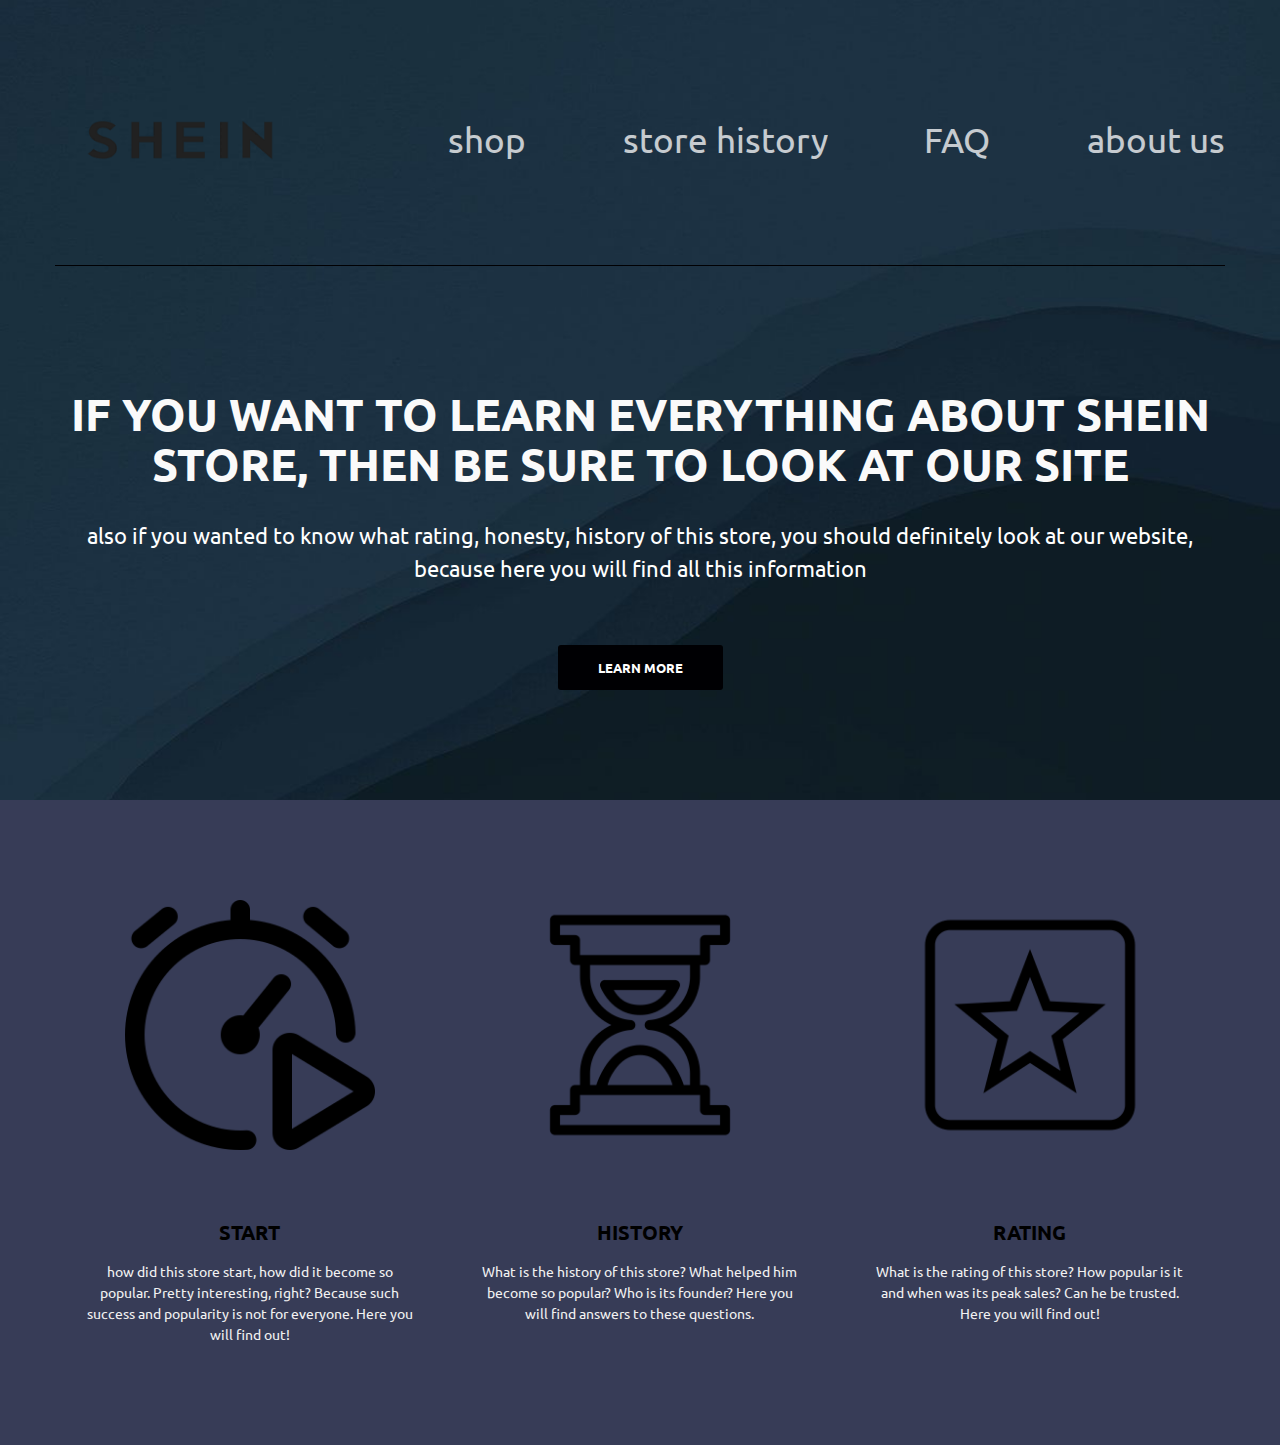
<file: shein/index.html>
<!DOCTYPE html>
<html lang="en">
<head>
    <meta charset="UTF-8">
    <link rel="stylesheet" href="style.css">
    <link rel="preconnect" href="https://fonts.googleapis.com">
    <link rel="preconnect" href="https://fonts.gstatic.com" crossorigin>
    <link href="https://fonts.googleapis.com/css2?family=Lato:wght@100&family=Ubuntu:wght@300&display=swap" rel="stylesheet">
    <link rel="preconnect" href="https://fonts.googleapis.com">
    <link rel="preconnect" href="https://fonts.gstatic.com" crossorigin>
    <link href="https://fonts.googleapis.com/css2?family=Lato:wght@100&family=Ubuntu:wght@300;500&display=swap" rel="stylesheet">
    <meta http-equiv="X-UA-Compatible" content="IE=edge">
    <meta name="viewport" content="width=device-width, initial-scale=1.0">
    <title>Shein</title>
</head>
<body>

    <!--Header
    ==========-->
<header class="header">
    <div class="container">
        <div class="header__inner">
            <img src="shein-logo-0.webp" alt="">
            <nav class="nav"></nav>
            <a class="nav__link" href="#">shop</a>
            <a class="nav__link" href="#">store history</a>
            <a class="nav__link" href="#">FAQ</a>
            <a class="nav__link" href="#">about us</a>
    </div>
</header>
    <!--Intro
    ==========-->
<div class="intro">
    <div class="container">
    <div class="intro_inner"></div>
        <h1 class="intro__title">
        IF YOU WANT TO LEARN EVERYTHING ABOUT SHEIN STORE, THEN BE SURE TO LOOK AT OUR SITE</h1>
    <h4 class="intro__subtitle">also if you wanted to know what rating, honesty, history of this store, you should definitely look at our website, because here you will find all this information
    </h4>
    <a class="btn btn--red" href="https://de.wikipedia.org/wiki/Shein" target="_blank">learn more</a>
    </div>
</div>



<!--Features-->
<div class="container">
    <div class="features">
        <div class="features__item">
            <img class="features__icon" src="2364805.png" alt="">
            <h6 class="features__title">Start</h6>
            <div class="features__text">how did this store start, how did it become so popular. Pretty interesting, 
                right? Because such success and popularity is not for everyone. Here you will find out!</div>
        </div>
        <div class="features__item">
            <img class="features__icon" src="history4778433.png" alt="">
            <h6 class="features__title">History</h6>
            <div class="features__text">What is the history of this store?
                 What helped him become so popular? Who is its founder?
                 Here you will find answers to these questions.</div>
        </div>
        <div class="features__item">
            <img class="features__icon" src="rate4565.png" alt="">
            <h6 class="features__title">Rating</h6>
            <div class="features__text">What is the rating of this store? How popular is it and when was its peak sales?
                 Can he be trusted. Here you will find out!</div>
        </div>
    </div><!--/.Features-->
</div><!---/.container-->
       
</body>
</html>
</file>
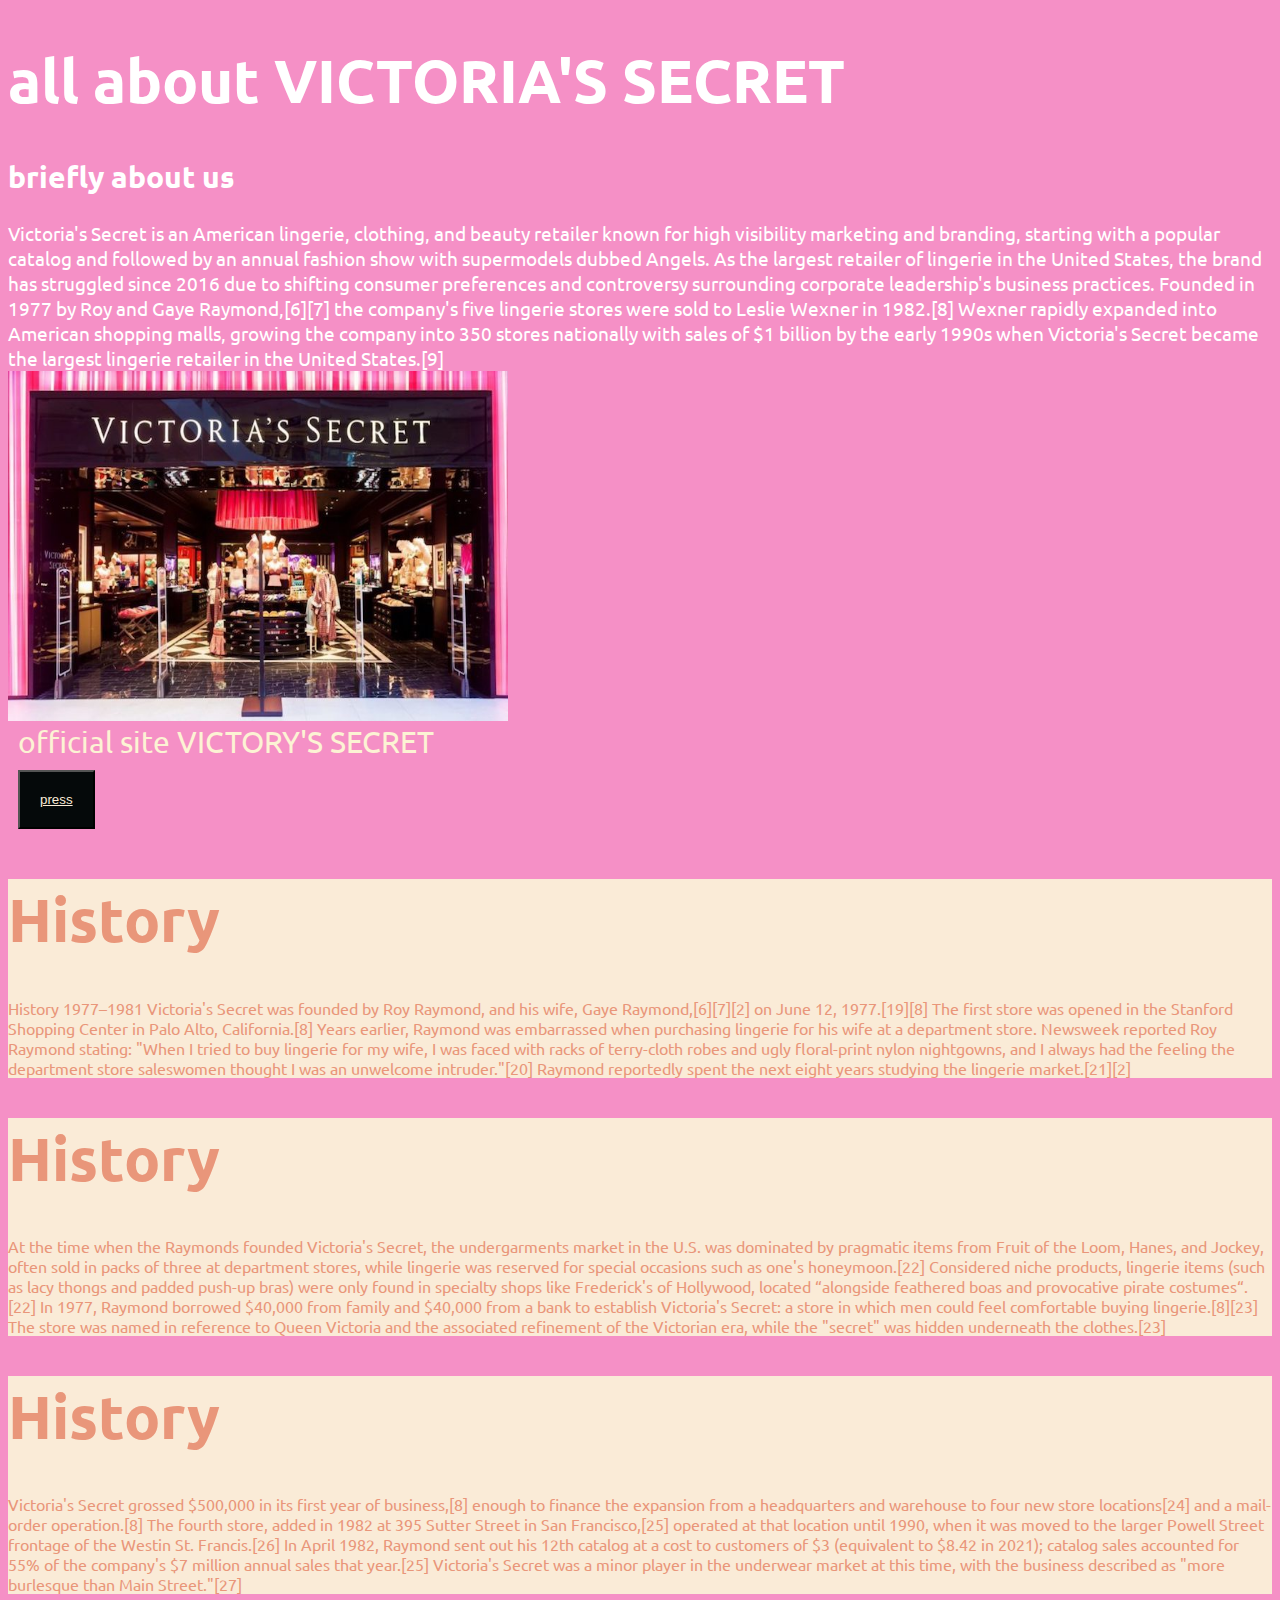
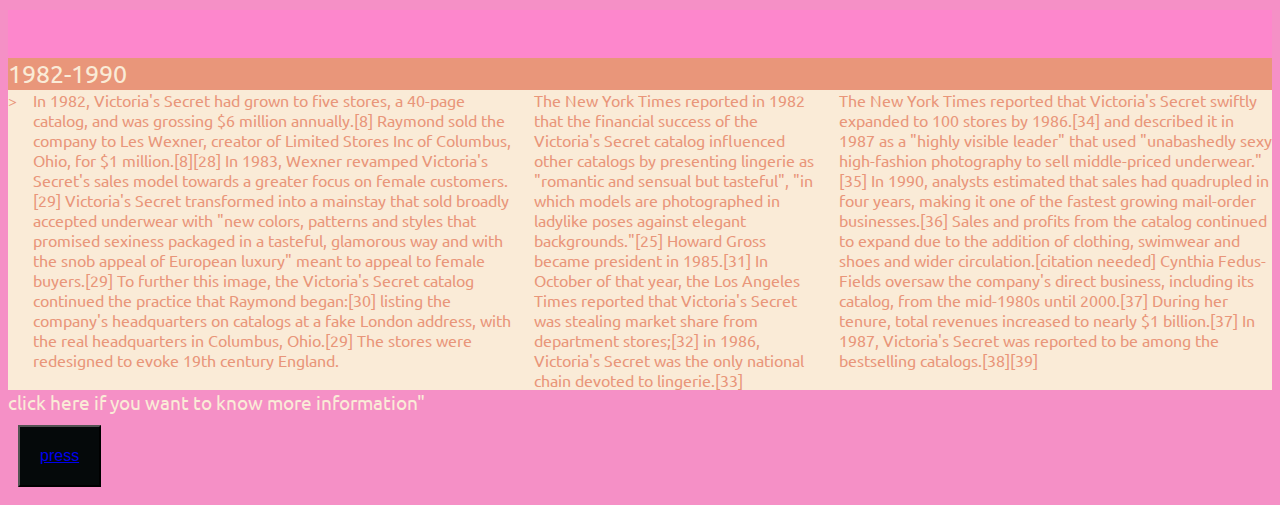
<file: www/index.html>
<!DOCTYPE html>
<html lang="en">
<head>
    <meta charset="UTF-8">
    <meta http-equiv="X-UA-Compatible" content="IE=edge">
    <meta name="viewport" content="width=device-width, initial-scale=1.0">
    <title>VICTORIA'S SECRET</title>
    <link rel="stylesheet" 
    href="victoriasecret.css">
    <link rel="preconnect">

    <link rel="stylesheet" href="# style.css/#style.css">
    <link rel="preconnect" href="https://fonts.googleapis.com">
    <link rel="preconnect" href="https://fonts.gstatic.com" crossorigin>
    <link href="https://fonts.googleapis.com/css2?family=Lato:wght@100&family=Ubuntu:wght@300&display=swap" rel="stylesheet">
</head>
<body>
    <h1 attibute="value">all about VICTORIA'S SECRET</h1>
    <h2>briefly about us</h2>
    <div> 
        <span>Victoria's Secret is an American lingerie, clothing, and beauty retailer known for high visibility marketing and branding, starting with a popular catalog and followed by an annual fashion show with supermodels dubbed Angels. As the largest retailer of lingerie in the United States, the brand has struggled since 2016 due to shifting consumer preferences and controversy surrounding corporate leadership's business practices.

            Founded in 1977 by Roy and Gaye Raymond,[6][7] the company's five lingerie stores were sold to Leslie Wexner in 1982.[8] Wexner rapidly expanded into American shopping malls, growing the company into 350 stores nationally with sales of $1 billion by the early 1990s when Victoria's Secret became the largest lingerie retailer in the United States.[9]</span>
    </div>
    <img src="victorias_secre.jpg" alt="">
    <div>
        <span class="yava"> official site VICTORY'S SECRET</span>
        
    </div>
    <button class="btn" type="button">
        <a class="tess" href="https://victoria4you.ru/beauty/"
        target="_blank">press</a>
        
    </button>
    <div class="collum">
       <div class="col">
        <h1 class="blacktea">History</h1>
        <p>History
            1977–1981
            Victoria's Secret was founded by Roy Raymond, and his wife, Gaye Raymond,[6][7][2] on June 12, 1977.[19][8] The first store was opened in the Stanford Shopping Center in Palo Alto, California.[8] Years earlier, Raymond was embarrassed when purchasing lingerie for his wife at a department store. Newsweek reported Roy Raymond stating: "When I tried to buy lingerie for my wife, I was faced with racks of terry-cloth robes and ugly floral-print nylon nightgowns, and I always had the feeling the department store saleswomen thought I was an unwelcome intruder."[20] Raymond reportedly spent the next eight years studying the lingerie market.[21][2]</p>
       </div>
            <div class="col">
                <h1 class="blacktea">History</h1>
                <p>At the time when the Raymonds founded Victoria's Secret, the undergarments market in the U.S. was dominated by pragmatic items from Fruit of the Loom, Hanes, and Jockey, often sold in packs of three at department stores, while lingerie was reserved for special occasions such as one's honeymoon.[22] Considered niche products, lingerie items (such as lacy thongs and padded push-up bras) were only found in specialty shops like Frederick's of Hollywood, located “alongside feathered boas and provocative pirate costumes“.[22] In 1977, Raymond borrowed $40,000 from family and $40,000 from a bank to establish Victoria's Secret: a store in which men could feel comfortable buying lingerie.[8][23] The store was named in reference to Queen Victoria and the associated refinement of the Victorian era, while the "secret" was hidden underneath the clothes.[23]</p>
            </div>
                <div class="col">
                    <h1 class="blacktea">History</h1>
                    <p>Victoria's Secret grossed $500,000 in its first year of business,[8] enough to finance the expansion from a headquarters and warehouse to four new store locations[24] and a mail-order operation.[8] The fourth store, added in 1982 at 395 Sutter Street in San Francisco,[25] operated at that location until 1990, when it was moved to the larger Powell Street frontage of the Westin St. Francis.[26]

                        In April 1982, Raymond sent out his 12th catalog at a cost to customers of $3 (equivalent to $8.42 in 2021); catalog sales accounted for 55% of the company's $7 million annual sales that year.[25] Victoria's Secret was a minor player in the underwear market at this time, with the business described as "more burlesque than Main Street."[27]</p>
             </div>
             <header>
                <header class="header"></header>
                <div class="redtea">1982-1990</div>
                <nav class="nav">>
                    <div>In 1982, Victoria's Secret had grown to five stores, a 40-page catalog, and was grossing $6 million annually.[8] Raymond sold the company to Les Wexner, creator of Limited Stores Inc of Columbus, Ohio, for $1 million.[8][28] In 1983, Wexner revamped Victoria's Secret's sales model towards a greater focus on female customers.[29] Victoria's Secret transformed into a mainstay that sold broadly accepted underwear with "new colors, patterns and styles that promised sexiness packaged in a tasteful, glamorous way and with the snob appeal of European luxury" meant to appeal to female buyers.[29] To further this image, the Victoria's Secret catalog continued the practice that Raymond began:[30] listing the company's headquarters on catalogs at a fake London address, with the real headquarters in Columbus, Ohio.[29] The stores were redesigned to evoke 19th century England.</div>
                    <div>The New York Times reported in 1982 that the financial success of the Victoria's Secret catalog influenced other catalogs by presenting lingerie as "romantic and sensual but tasteful", "in which models are photographed in ladylike poses against elegant backgrounds."[25] Howard Gross became president in 1985.[31] In October of that year, the Los Angeles Times reported that Victoria's Secret was stealing market share from department stores;[32] in 1986, Victoria's Secret was the only national chain devoted to lingerie.[33]</div>
                    <div>The New York Times reported that Victoria's Secret swiftly expanded to 100 stores by 1986.[34] and described it in 1987 as a "highly visible leader" that used "unabashedly sexy high-fashion photography to sell middle-priced underwear."[35] In 1990, analysts estimated that sales had quadrupled in four years, making it one of the fastest growing mail-order businesses.[36] Sales and profits from the catalog continued to expand due to the addition of clothing, swimwear and shoes and wider circulation.[citation needed]

                        Cynthia Fedus-Fields oversaw the company's direct business, including its catalog, from the mid-1980s until 2000.[37]  During her tenure, total revenues increased to nearly $1 billion.[37] In 1987, Victoria's Secret was reported to be among the bestselling catalogs.[38][39]</div>
                    </nav>
             </header>
             <div>
                <span class="cat">click here if you want to know more information"</span>
             </div>
             <button class="btn" type="click here if you want to know more information">
                <a class="greenfelght" href="https://en.wikipedia.org/wiki/Victoria%27s_Secret"
                target="_blank">press</a>
                
            </button>
            </body>
</html>
</file>
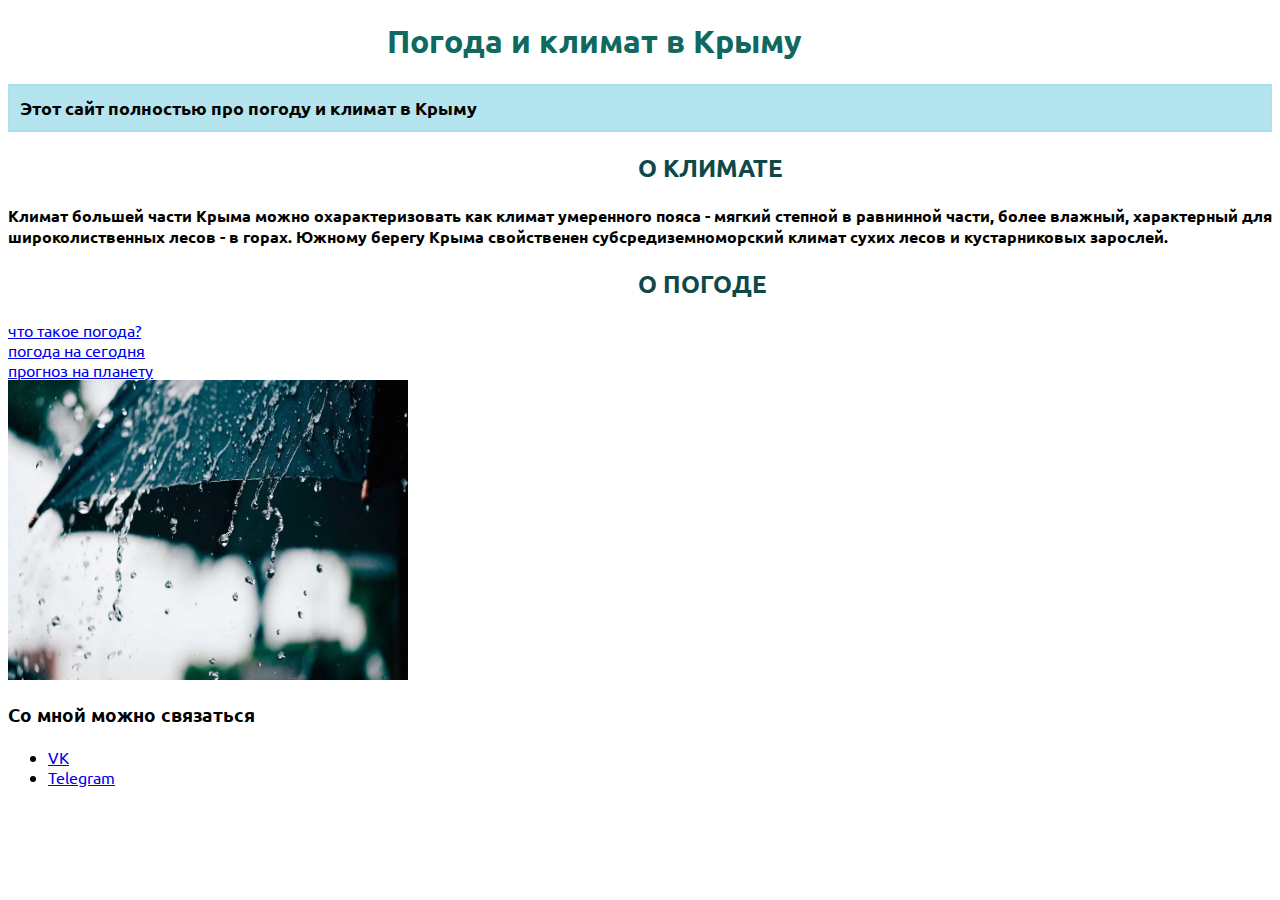
<file: 09042023.html>
<!DOCTYPE html>
<html lang="en">
    <head>
<title>Погода</title>
<link rel="stylesheet" 
href="style.css">
<link rel="preconnect"
 href="https://fonts.googleapis.com">
<link rel="preconnect" 
href="https://fonts.gstatic.com" crossorigin>
<link 
href="https://fonts.googleapis.com/css2?family=Ubuntu:wght@300&display=swap" rel="stylesheet">
    </head>
    <body>
        <h1 attibute="value">Погода и климат в Крыму</h1>
    
        <P>Этот сайт полностью про погоду и климат в Крыму</P>
        <h2 style="color: rgb(14, 72, 72);">О КЛИМАТЕ</h2>
        <h4>Климат большей части Крыма можно охарактеризовать как климат умеренного пояса - мягкий степной в равнинной части, более влажный, характерный для широколиственных лесов - в горах. Южному берегу Крыма свойственен субсредиземноморский климат сухих лесов и кустарниковых зарослей.</h4>
        <h2 style="color: rgb(14, 72, 72);">О ПОГОДЕ</h2>
        <a href="https://ru.wikipedia.org/wiki/%D0%9F%D0%BE%D0%B3%D0%BE%D0%B4%D0%B0"
        target="_blank">что такое погода?</a>
        <div></div>
        <a href="https://sinoptik.ua/%D0%BF%D0%BE%D0%B3%D0%BE%D0%B4%D0%B0-%D1%80%D1%83%D1%81%D0%B0%D0%BA%D0%BE%D0%B2%D0%BA%D0%B0" 
        target="_blank">погода на сегодня</a> 
       
        <div></div>
        <a href="https://meteoinfo.ru/" 
        target="_blank">прогноз на планету</a>
        <div></div>

            <img 
                src="1572603225_70550987_488808348339213_6747379122206408704_n.webp"
                 alt=""
                <div></div>
                <h3>Co мной можно связаться</h3>
                 <ul>
                    <li>
                        <a href="https://vk.com/id700441956">VK</a>
                    </li>
                    
                    <li>
                <a href="@AiselHanum">Telegram</a>
                    </li>
                 </ul>
    </body>
</html
</file>
<file: shein/style.css>
body{
   margin: 0px;
   font-family: 'Lato', sans-serif;
   font-family: 'Ubuntu', sans-serif;
    font-size: 35px;
    color:rgb(255, 255, 255);
   -webkit-font-smoothing: antialiased;
    
    background-color: #373c57;
}   
*,
*:before,
*::after {
    box-sizing: border-box;
}
h1 h2 h3 h4 h5 h5{
    margin: 0;
}
p{
    margin: 0 0 10px;
}
/* Container
================*/ 

    .container{
    width: 100%;
    max-width: 1170px;
    margin:0 auto;
}
/* Header
================*/ 
.header{
    width: 100%;
    height: 100px;
    padding:15px;
    position: absolute;
    top: 0;
    left: 0;
    z-index: 1000;
}
.header__inner{
    display: flex;
    justify-content: space-between;

    border-bottom: 1px solid #000003;
    align-items: center;
}
/* Nav
================*/ 
.nav {
    display: flex;
    font-size: 13px;
    font-weight: 700;
    text-transform: uppercase;
}
.nav__link{
    margin-left: 50px;
    color: rgb(255, 255, 255);
    text-decoration: none;
    opacity: .75;
   
    transition: opacity .3s 
    linear;
}
.nav__link:hover{
    text-decoration: underline;
    opacity: 1;
}
.nav__link:first-child{
    margin-left: 0px;
}
img{
    width: 250px;
    height: 250px;
}
/* Intro
============*/
.intro{
    display: flex;
    flex-direction: column;
    justify-content: center;
    height: 800px;
    background: #facfff url(Downkfo.jpg)
     no-repeat center/cover;
     padding-top: 280px;
     text-align: center;
}
.intro__inner{
    width: 100%;
    max-width: 970px;
    margin: 0 auto;
    text-align: center;
}
.intro__title{
    margin: 0 0 30px;
    font-family: 'Lato', sans-serif;
    font-family: 'Ubuntu', sans-serif;
    font-size: 45px;
    line-height: 1.1;
    color:#fafafa;
    font-weight: 700;
    text-transform: uppercase;
    text-align: center;
}
.intro__subtitle{
    font-size: 22px;
    color:#ffffff;
    line-height: 1.5;
    font-weight: 400;
    text-align: center;
    margin-bottom: 60px;
}
/* Button
============*/
.btn{
    font-family: inherit;
    border: 0;
    cursor: pointer;
    display:inline-block;
    vertical-align: top;
    font-size: 13px;
    padding: 14px 40px;
    color: #ffffff;
    font-weight: 600;
    text-transform: uppercase;
    text-decoration: none;
    border-radius: 3px;
}
.btn--red{
    background-color: #000003;
}
.btn--red:hover{
    background-color: #000003ea;
}
/*Features
==============*/
.features{
    display: flex;
    margin: 100px 0;
}
.features__item{
    width: 33.33333%;
    text-align: center;
    font-size: 18px;
    padding: 0 30px;
    

}
.features__icon{
    margin-bottom: 18px;
}
.features__title{
    margin-bottom: 15px;
    font-size: 20px;
    color: black;
    font-weight: 700;
    text-transform: uppercase;
}
.features__text{
    font-size: 14px;
    line-height: 1.5;
    color: #f1f1f1;
}
</file>
<file: www/victoriasecret.css>
body{
    /*font-family: 'Lato', sans-serif;*/
    font-family: 'Ubuntu', sans-serif;
    background-color: rgb(245, 144, 198);
}
h1{
    color: rgb(255, 255, 255);
    font-size: 60px;
}
.title_text {
    color:blue;
}

span {
    color: rgb(255, 255, 255);
    font-size: larger;
}
h2{
    font-size: 30px;
    color: rgb(255, 255, 255);
}

.btn {
    background-color: rgb(5, 9, 10);
    padding: 20px; 
    margin: 10px;
    transition: all 0.5s;
}

.btn:hover {
    background-color: rgb(244, 138, 170);
    padding: 40px; 
  
}
.tess{
    color: antiquewhite;
}
img{
    width: 500px;
    height: 350px;
}
.yava{
    color: rgb(252, 243, 212);
    margin: 10px;
    font-size: 30px;
}
.col{
    background-color: antiquewhite;
    color: darksalmon;
    width: 100%;
}
.collums{
    display: flex;
}
.blacktea{
    color: darksalmon;
}
@media screen and (min-width:760px) {
    .collums {
        display: flex;
        gap: 1em;
    }
}
.header {
display: flex;
justify-content: space-between;
background-color: rgb(253, 135, 204);
align-items: center;
height: 3em;
}
.nav{
    display: flex;
    gap: 1em;
    background-color:antiquewhite;
    color: darksalmon;

}
.redtea{
    font-size: 25px;
    color: antiquewhite;
    background-color: darksalmon;
}
.greenfelght{
    font-size: larger;
    font-family: 'Gill Sans', 'Gill Sans MT', Calibri, 'Trebuchet MS', sans-serif;
}
.cat{
    color: antiquewhite;
}
</file>
<file: style.css>
body {
    font-family: 'Segoe UI', Tahoma, Geneva, Verdana, sans-serif;
}

h1 {
    font-size: 2em;
    font-weight: bold;
   color: rgb(15, 105, 94); 
   margin-left: 30%;
}

p {
    font-weight:bold;
    font-size:18px;
    margin-left: 0%;
    height: 50%;
    background-color: rgba(171, 225, 236, 0.89);
    border:2px solid rgb(171, 225, 236, 0.89) ;
    padding-top: 10px;
    padding-left: 10px;
    padding-right: 10px;
    padding-bottom: 10px;
}
img {
    width: 400px;
    height: 300px;
}
h2 {
    margin-left: 630px;
}
body{
    font-family: 'Ubuntu', sans-serif;
}
</file>
